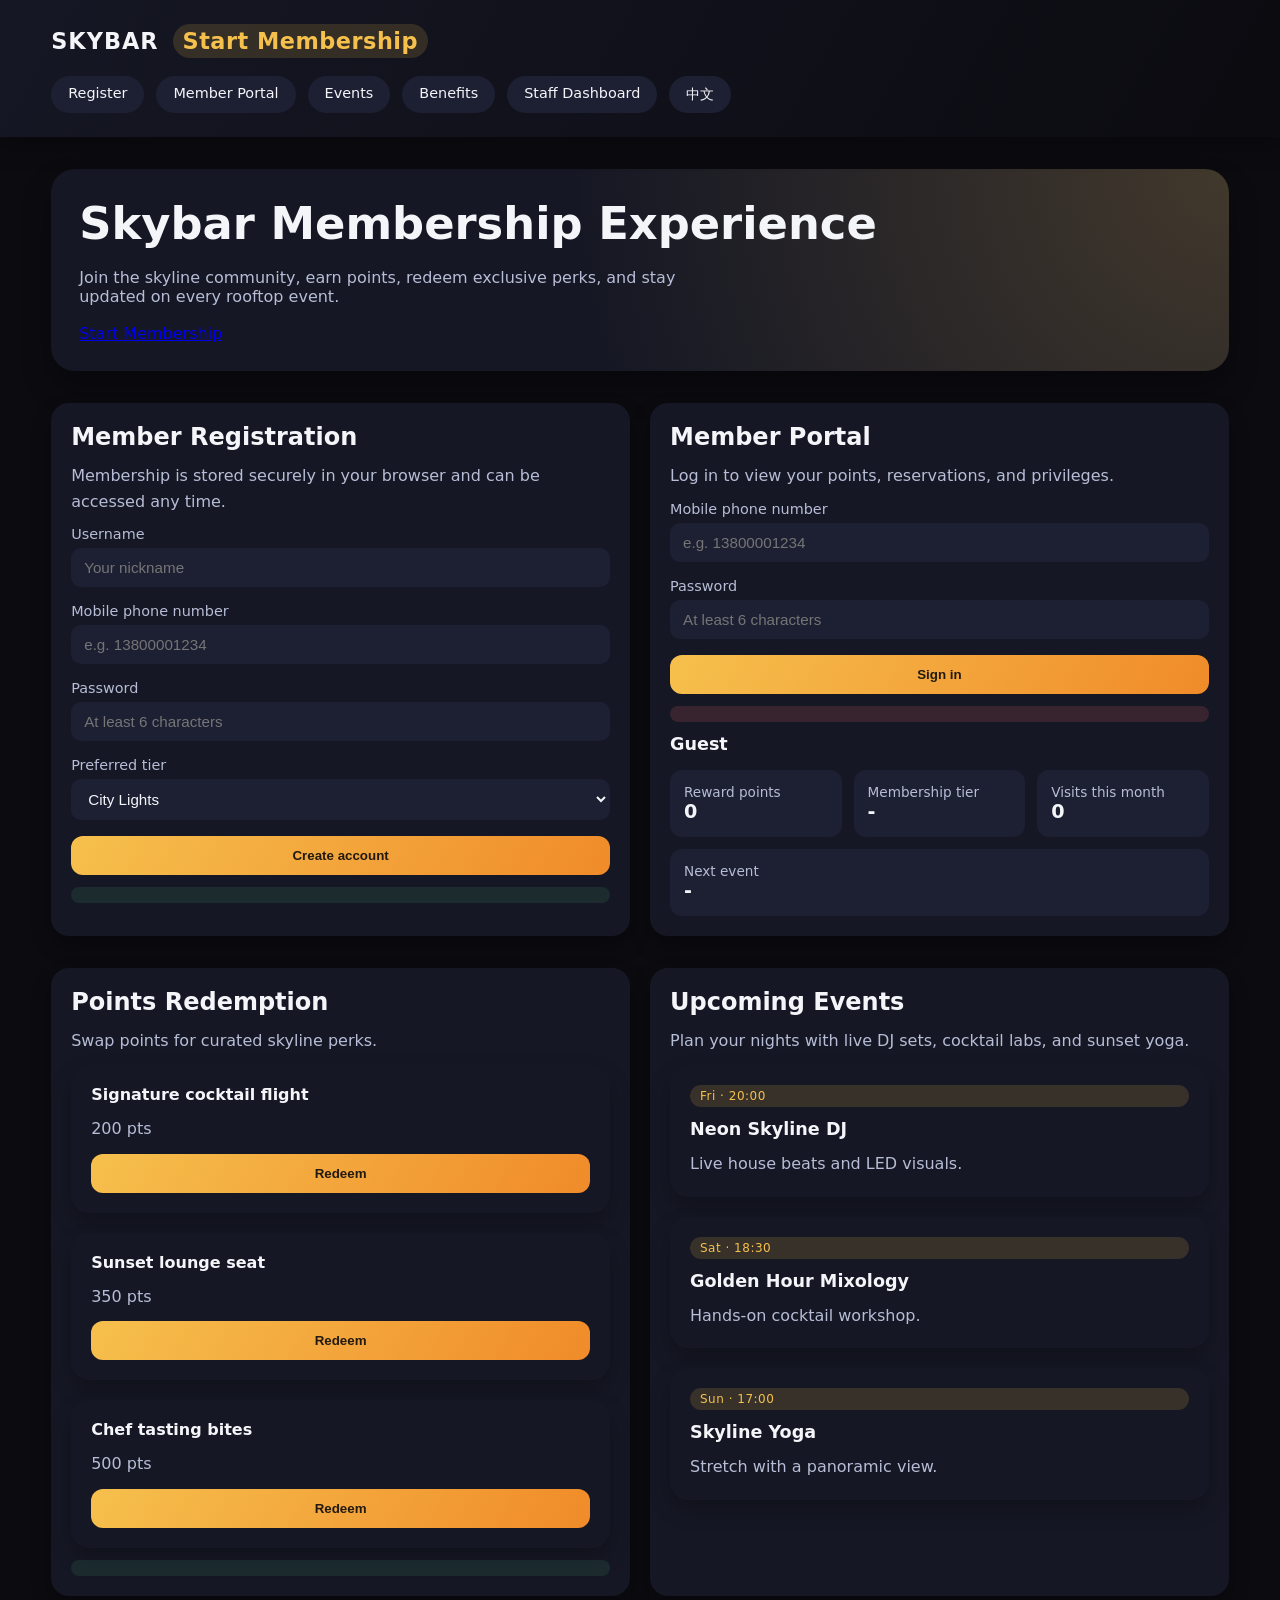
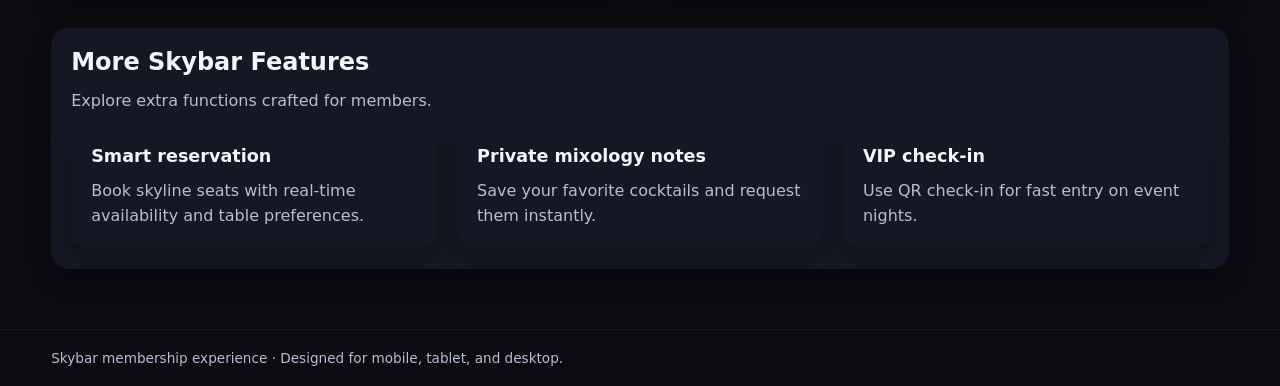
<file: index.html>
<!DOCTYPE html>
<html lang="en">
<head>
  <meta charset="UTF-8" />
  <meta name="viewport" content="width=device-width, initial-scale=1.0" />
  <title>Skybar Membership</title>
  <link rel="stylesheet" href="styles.css" />
</head>
<body>
  <header>
    <div class="brand">
      <span>SKYBAR</span>
      <span class="badge" data-i18n="heroCta">Start Membership</span>
    </div>
    <nav>
      <a href="#register" data-i18n="navRegister">Register</a>
      <a href="#member" data-i18n="navMember">Member Portal</a>
      <a href="#events" data-i18n="navEvents">Events</a>
      <a href="#benefits" data-i18n="navBenefits">Benefits</a>
      <a href="admin.html" data-i18n="navAdmin">Staff Dashboard</a>
      <button type="button" data-lang-toggle><span data-lang-label>中文</span></button>
    </nav>
  </header>

  <main>
    <section class="hero">
      <h1 data-i18n="heroTitle">Skybar Membership Experience</h1>
      <p data-i18n="heroSubtitle">Join the skyline community, earn points, redeem exclusive perks, and stay updated on every rooftop event.</p>
      <a class="primary" href="#register" data-i18n="heroCta">Start Membership</a>
    </section>
    <section class="notice" data-storage-warning data-visible="false">
      <h2 data-i18n="storageWarningTitle">Preview notice</h2>
      <p data-i18n="storageWarningText">For full previews, open this site through a local web server so member data can be saved.</p>
    </section>

    <section id="register" class="grid">
      <div class="card">
        <h2 data-i18n="registerTitle">Member Registration</h2>
        <p data-i18n="registerSubtitle">Membership is stored securely in your browser and can be accessed any time.</p>
        <form data-register-form>
          <label>
            <span data-i18n="labelName">Username</span>
            <input name="name" type="text" data-i18n-placeholder="namePlaceholder" placeholder="Your nickname" required />
          </label>
          <label>
            <span data-i18n="labelPhone">Mobile phone number</span>
            <input name="phone" type="tel" data-i18n-placeholder="phonePlaceholder" placeholder="e.g. 13800001234" required />
          </label>
          <label>
            <span data-i18n="labelPassword">Password</span>
            <input name="password" type="password" data-i18n-placeholder="passwordPlaceholder" placeholder="At least 6 characters" required />
          </label>
          <label>
            <span data-i18n="labelTier">Preferred tier</span>
            <select name="tier">
              <option data-i18n="tierStandard" value="tierStandard">City Lights</option>
              <option data-i18n="tierPremium" value="tierPremium">Starlight Lounge</option>
              <option data-i18n="tierElite" value="tierElite">Aurora Table</option>
            </select>
          </label>
          <button class="primary" type="submit" data-i18n="registerButton">Create account</button>
        </form>
        <div class="status" data-register-status></div>
      </div>

      <div class="card" id="member">
        <h2 data-i18n="memberTitle">Member Portal</h2>
        <p data-i18n="memberSubtitle">Log in to view your points, reservations, and privileges.</p>
        <form data-login-form>
          <label>
            <span data-i18n="labelPhone">Mobile phone number</span>
            <input name="phone" type="tel" data-i18n-placeholder="phonePlaceholder" placeholder="e.g. 13800001234" required />
          </label>
          <label>
            <span data-i18n="labelPassword">Password</span>
            <input name="password" type="password" data-i18n-placeholder="passwordPlaceholder" placeholder="At least 6 characters" required />
          </label>
          <button class="primary" type="submit" data-i18n="loginButton">Sign in</button>
        </form>
        <div class="status error" data-login-status></div>

        <div class="member-panel" data-member-panel>
          <h3 data-member-name>Guest</h3>
          <div class="member-stats">
            <div class="stat">
              <span data-i18n="pointsLabel">Reward points</span>
              <strong data-member-points>0</strong>
            </div>
            <div class="stat">
              <span data-i18n="tierLabel">Membership tier</span>
              <strong data-member-tier>-</strong>
            </div>
            <div class="stat">
              <span data-i18n="visitsLabel">Visits this month</span>
              <strong data-member-visits>0</strong>
            </div>
            <div class="stat">
              <span data-i18n="nextEventLabel">Next event</span>
              <strong data-member-event>-</strong>
            </div>
          </div>
        </div>
      </div>
    </section>

    <section class="grid">
      <div class="card">
        <h2 data-i18n="redeemTitle">Points Redemption</h2>
        <p data-i18n="redeemSubtitle">Swap points for curated skyline perks.</p>
        <div class="grid" data-perks></div>
        <div class="status" data-redeem-status></div>
      </div>
      <div class="card" id="events">
        <h2 data-i18n="eventsTitle">Upcoming Events</h2>
        <p data-i18n="eventsSubtitle">Plan your nights with live DJ sets, cocktail labs, and sunset yoga.</p>
        <div class="grid" data-events></div>
      </div>
    </section>

    <section id="benefits" class="card">
      <h2 data-i18n="benefitsTitle">More Skybar Features</h2>
      <p data-i18n="benefitsSubtitle">Explore extra functions crafted for members.</p>
      <div class="grid">
        <div class="card">
          <h3 data-i18n="featureOneTitle">Smart reservation</h3>
          <p data-i18n="featureOneText">Book skyline seats with real-time availability and table preferences.</p>
        </div>
        <div class="card">
          <h3 data-i18n="featureTwoTitle">Private mixology notes</h3>
          <p data-i18n="featureTwoText">Save your favorite cocktails and request them instantly.</p>
        </div>
        <div class="card">
          <h3 data-i18n="featureThreeTitle">VIP check-in</h3>
          <p data-i18n="featureThreeText">Use QR check-in for fast entry on event nights.</p>
        </div>
      </div>
    </section>
  </main>

  <footer>
    <p data-i18n="footerText">Skybar membership experience · Designed for mobile, tablet, and desktop.</p>
  </footer>

  <script src="app.js"></script>
</body>
</html>
</file>
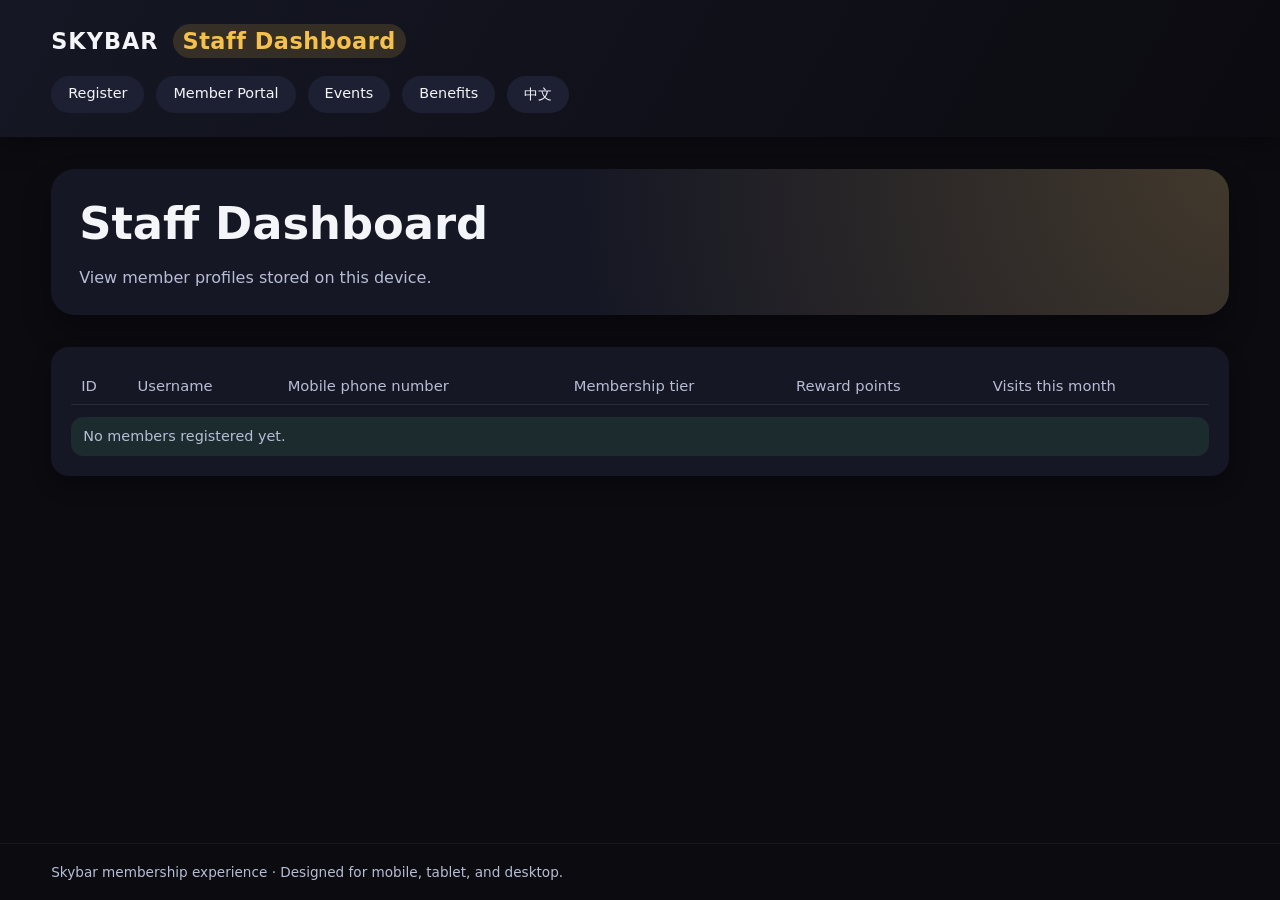
<file: admin.html>
<!DOCTYPE html>
<html lang="en">
<head>
  <meta charset="UTF-8" />
  <meta name="viewport" content="width=device-width, initial-scale=1.0" />
  <title>Skybar Staff Dashboard</title>
  <link rel="stylesheet" href="styles.css" />
</head>
<body>
  <header>
    <div class="brand">
      <span>SKYBAR</span>
      <span class="badge" data-i18n="adminTitle">Staff Dashboard</span>
    </div>
    <nav>
      <a href="index.html" data-i18n="navRegister">Register</a>
      <a href="index.html#member" data-i18n="navMember">Member Portal</a>
      <a href="index.html#events" data-i18n="navEvents">Events</a>
      <a href="index.html#benefits" data-i18n="navBenefits">Benefits</a>
      <button type="button" data-lang-toggle><span data-lang-label>中文</span></button>
    </nav>
  </header>

  <main>
    <section class="hero">
      <h1 data-i18n="adminTitle">Staff Dashboard</h1>
      <p data-i18n="adminSubtitle">View member profiles stored on this device.</p>
    </section>
    <section class="notice" data-storage-warning data-visible="false">
      <h2 data-i18n="storageWarningTitle">Preview notice</h2>
      <p data-i18n="storageWarningText">For full previews, open this site through a local web server so member data can be saved.</p>
    </section>

    <section class="card">
      <table class="table">
        <thead>
          <tr>
            <th>ID</th>
            <th data-i18n="labelName">Username</th>
            <th data-i18n="labelPhone">Mobile phone number</th>
            <th data-i18n="tierLabel">Membership tier</th>
            <th data-i18n="pointsLabel">Reward points</th>
            <th data-i18n="visitsLabel">Visits this month</th>
          </tr>
        </thead>
        <tbody data-admin-table></tbody>
      </table>
      <p class="status" data-admin-empty data-i18n="adminEmpty">No members registered yet.</p>
    </section>
  </main>

  <footer>
    <p data-i18n="footerText">Skybar membership experience · Designed for mobile, tablet, and desktop.</p>
  </footer>

  <script src="app.js"></script>
</body>
</html>
</file>
<file: styles.css>
:root {
  color-scheme: light;
  font-family: "Inter", "Noto Sans SC", system-ui, sans-serif;
  --bg: #0b0b10;
  --surface: #151724;
  --surface-alt: #1d2033;
  --accent: #f6c04d;
  --accent-strong: #f08b2a;
  --text: #f4f5f9;
  --muted: #b7bdd6;
  --success: #53d98a;
  --danger: #ff6b6b;
  --shadow: rgba(0, 0, 0, 0.25);
}

* {
  box-sizing: border-box;
  margin: 0;
  padding: 0;
}

body {
  background: var(--bg);
  color: var(--text);
  min-height: 100vh;
  display: flex;
  flex-direction: column;
}

header {
  padding: 24px clamp(20px, 4vw, 56px);
  background: linear-gradient(120deg, #151724, #0b0b10);
  box-shadow: 0 8px 24px var(--shadow);
  position: sticky;
  top: 0;
  z-index: 10;
}

header .brand {
  display: flex;
  align-items: center;
  gap: 14px;
  font-weight: 600;
  letter-spacing: 1px;
}

header .brand span {
  font-size: 1.4rem;
}

header nav {
  margin-top: 18px;
  display: flex;
  flex-wrap: wrap;
  gap: 12px;
}

header nav a,
header nav button {
  border: 1px solid transparent;
  background: var(--surface-alt);
  color: var(--text);
  padding: 8px 16px;
  border-radius: 999px;
  text-decoration: none;
  font-size: 0.9rem;
  cursor: pointer;
  transition: 0.2s ease;
}

header nav a:hover,
header nav button:hover {
  border-color: var(--accent);
  transform: translateY(-1px);
}

main {
  padding: 32px clamp(20px, 4vw, 56px) 60px;
  display: grid;
  gap: 32px;
}

.hero {
  display: grid;
  gap: 18px;
  background: radial-gradient(circle at top right, rgba(246, 192, 77, 0.2), transparent 55%),
    var(--surface);
  padding: 28px;
  border-radius: 24px;
  box-shadow: 0 16px 30px var(--shadow);
}

.hero h1 {
  font-size: clamp(1.8rem, 4vw, 2.8rem);
}

.hero p {
  color: var(--muted);
  max-width: 60ch;
}

.grid {
  display: grid;
  gap: 20px;
  grid-template-columns: repeat(auto-fit, minmax(260px, 1fr));
}

.card {
  background: var(--surface);
  padding: 20px;
  border-radius: 18px;
  box-shadow: 0 10px 20px var(--shadow);
  display: flex;
  flex-direction: column;
  gap: 12px;
}

.notice {
  display: none;
  padding: 16px 20px;
  border-radius: 16px;
  background: rgba(240, 139, 42, 0.12);
  border: 1px solid rgba(240, 139, 42, 0.4);
  color: var(--text);
  gap: 8px;
}

.notice[data-visible="true"] {
  display: grid;
}

.card h3 {
  font-size: 1.1rem;
}

.card p {
  color: var(--muted);
  line-height: 1.6;
}

form {
  display: grid;
  gap: 16px;
}

label {
  display: grid;
  gap: 6px;
  font-size: 0.9rem;
  color: var(--muted);
}

input,
select {
  padding: 10px 12px;
  border-radius: 10px;
  border: 1px solid transparent;
  background: var(--surface-alt);
  color: var(--text);
  font-size: 0.95rem;
}

input:focus,
select:focus {
  outline: none;
  border-color: var(--accent);
  box-shadow: 0 0 0 3px rgba(246, 192, 77, 0.2);
}

button.primary {
  background: linear-gradient(120deg, var(--accent), var(--accent-strong));
  color: #221a10;
  font-weight: 600;
  border: none;
  padding: 12px 16px;
  border-radius: 12px;
  cursor: pointer;
  transition: 0.2s ease;
}

button.primary:hover {
  filter: brightness(1.05);
}

.status {
  font-size: 0.9rem;
  padding: 8px 12px;
  border-radius: 12px;
  background: rgba(83, 217, 138, 0.1);
  color: var(--success);
}

.status.error {
  background: rgba(255, 107, 107, 0.15);
  color: var(--danger);
}

.member-panel {
  display: grid;
  gap: 16px;
}

.member-stats {
  display: flex;
  flex-wrap: wrap;
  gap: 12px;
}

.stat {
  flex: 1 1 140px;
  background: var(--surface-alt);
  padding: 14px;
  border-radius: 12px;
}

.stat span {
  display: block;
  color: var(--muted);
  font-size: 0.85rem;
}

.stat strong {
  font-size: 1.2rem;
}

footer {
  margin-top: auto;
  padding: 20px clamp(20px, 4vw, 56px);
  color: var(--muted);
  font-size: 0.85rem;
  border-top: 1px solid rgba(255, 255, 255, 0.05);
}

.table {
  width: 100%;
  border-collapse: collapse;
  font-size: 0.92rem;
}

.table th,
.table td {
  text-align: left;
  padding: 10px;
  border-bottom: 1px solid rgba(255, 255, 255, 0.08);
}

.table th {
  color: var(--muted);
  font-weight: 500;
}

.badge {
  display: inline-flex;
  padding: 4px 10px;
  border-radius: 999px;
  background: rgba(246, 192, 77, 0.15);
  color: var(--accent);
  font-size: 0.75rem;
  letter-spacing: 0.5px;
}

@media (max-width: 768px) {
  header {
    position: static;
  }

  header nav {
    flex-direction: column;
    align-items: flex-start;
  }
}

@media (max-width: 520px) {
  .hero {
    padding: 20px;
  }

  button.primary {
    width: 100%;
  }
}
</file>
